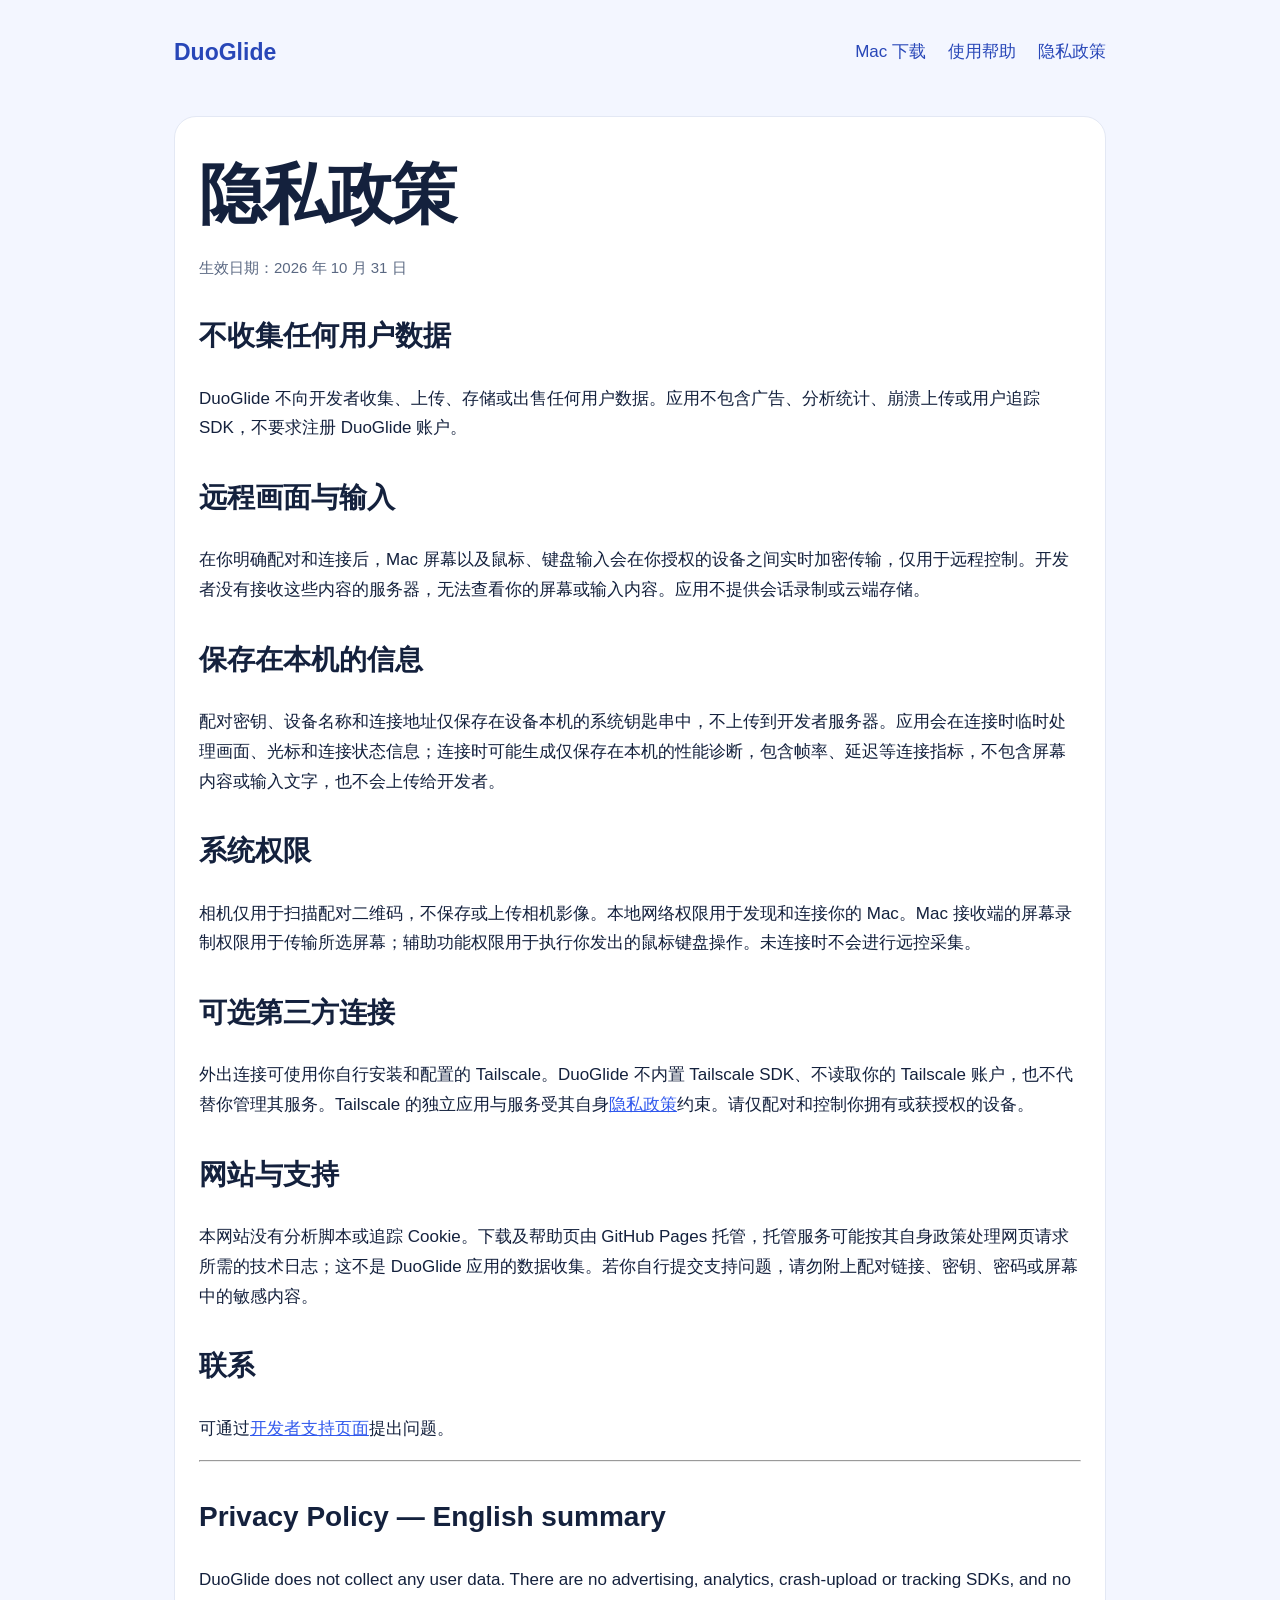
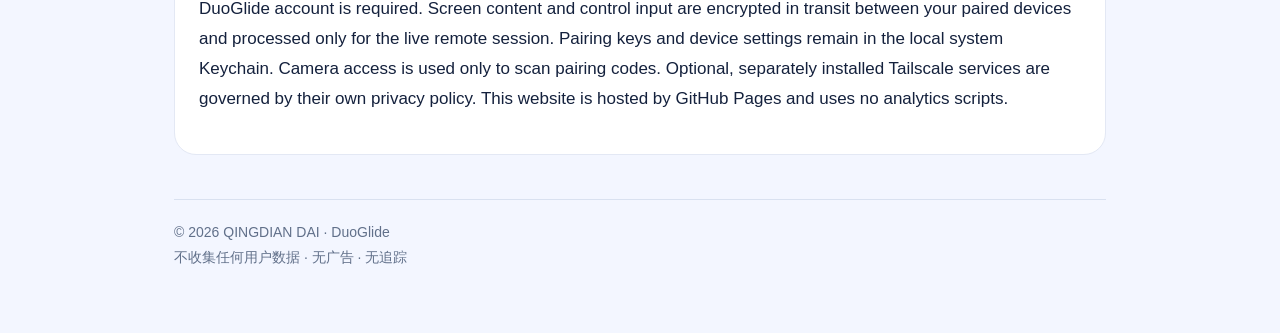
<file: duoglide-privacy.html>
<!doctype html><html lang="zh-CN"><meta charset="utf-8"><meta name="viewport" content="width=device-width,initial-scale=1"><meta name="description" content="DuoGlide：在 iPhone、iPad 上安全控制自己的 Mac。Wi-Fi 直连，可配合 Tailscale 外出使用。不收集用户数据。"><title>隐私政策 · DuoGlide</title><link rel="icon" href="duoglide-icon.jpg"><link rel="stylesheet" href="duoglide-style.css"><main><nav><strong><a href="duoglide.html">DuoGlide</a></strong><a href="duoglide.html#download">Mac 下载</a><a href="duoglide-support.html">使用帮助</a><a href="duoglide-privacy.html">隐私政策</a></nav><article class="panel"><h1>隐私政策</h1><p class="muted">生效日期：2026 年 10 月 31 日</p><h2>不收集任何用户数据</h2><p>DuoGlide 不向开发者收集、上传、存储或出售任何用户数据。应用不包含广告、分析统计、崩溃上传或用户追踪 SDK，不要求注册 DuoGlide 账户。</p><h2>远程画面与输入</h2><p>在你明确配对和连接后，Mac 屏幕以及鼠标、键盘输入会在你授权的设备之间实时加密传输，仅用于远程控制。开发者没有接收这些内容的服务器，无法查看你的屏幕或输入内容。应用不提供会话录制或云端存储。</p><h2>保存在本机的信息</h2><p>配对密钥、设备名称和连接地址仅保存在设备本机的系统钥匙串中，不上传到开发者服务器。应用会在连接时临时处理画面、光标和连接状态信息；连接时可能生成仅保存在本机的性能诊断，包含帧率、延迟等连接指标，不包含屏幕内容或输入文字，也不会上传给开发者。</p><h2>系统权限</h2><p>相机仅用于扫描配对二维码，不保存或上传相机影像。本地网络权限用于发现和连接你的 Mac。Mac 接收端的屏幕录制权限用于传输所选屏幕；辅助功能权限用于执行你发出的鼠标键盘操作。未连接时不会进行远控采集。</p><h2>可选第三方连接</h2><p>外出连接可使用你自行安装和配置的 Tailscale。DuoGlide 不内置 Tailscale SDK、不读取你的 Tailscale 账户，也不代替你管理其服务。Tailscale 的独立应用与服务受其自身<a href="https://tailscale.com/privacy-policy/">隐私政策</a>约束。请仅配对和控制你拥有或获授权的设备。</p><h2>网站与支持</h2><p>本网站没有分析脚本或追踪 Cookie。下载及帮助页由 GitHub Pages 托管，托管服务可能按其自身政策处理网页请求所需的技术日志；这不是 DuoGlide 应用的数据收集。若你自行提交支持问题，请勿附上配对链接、密钥、密码或屏幕中的敏感内容。</p><h2>联系</h2><p>可通过<a href="https://github.com/DanielDaiQ/DanielDaiQ.github.io/issues">开发者支持页面</a>提出问题。</p><hr><h2>Privacy Policy — English summary</h2><p>DuoGlide does not collect any user data. There are no advertising, analytics, crash-upload or tracking SDKs, and no DuoGlide account is required. Screen content and control input are encrypted in transit between your paired devices and processed only for the live remote session. Pairing keys and device settings remain in the local system Keychain. Camera access is used only to scan pairing codes. Optional, separately installed Tailscale services are governed by their own privacy policy. This website is hosted by GitHub Pages and uses no analytics scripts.</p></article><footer>© 2026 QINGDIAN DAI · DuoGlide<br>不收集任何用户数据 · 无广告 · 无追踪</footer></main></html>
</file>
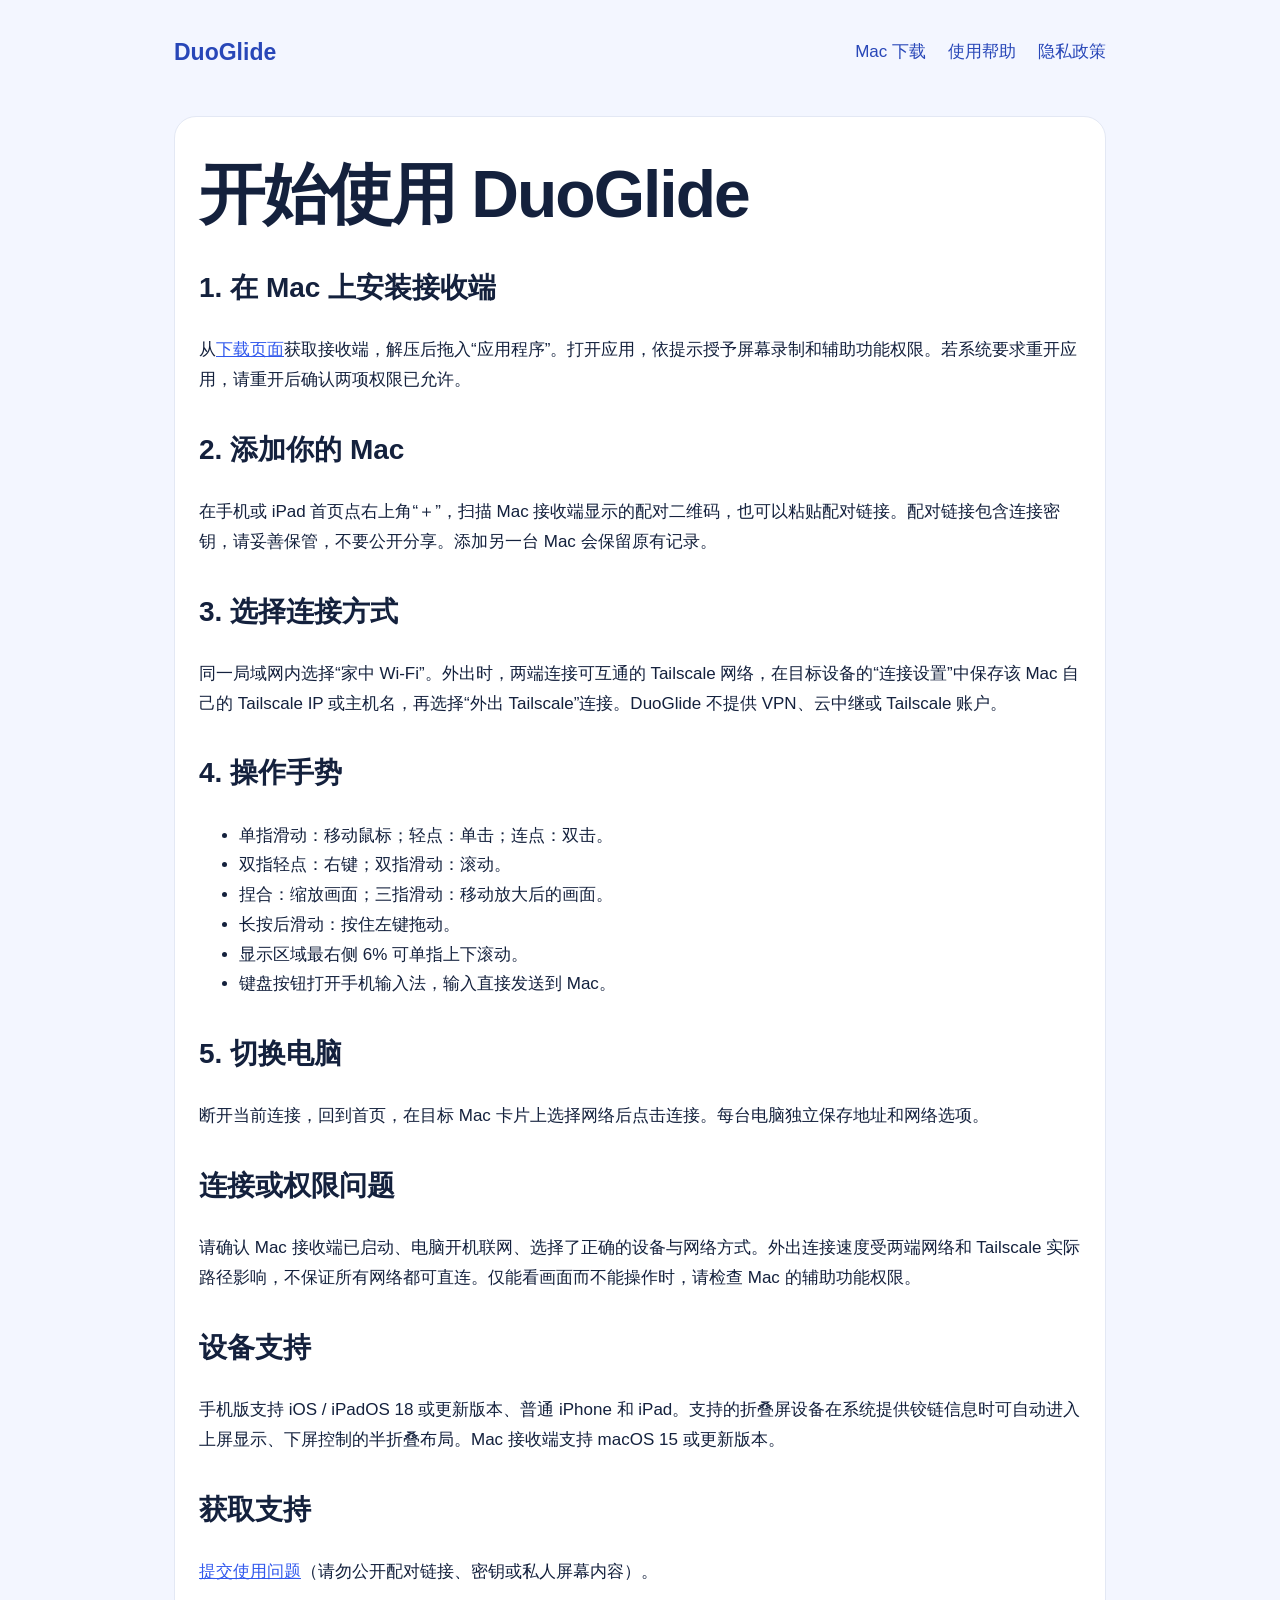
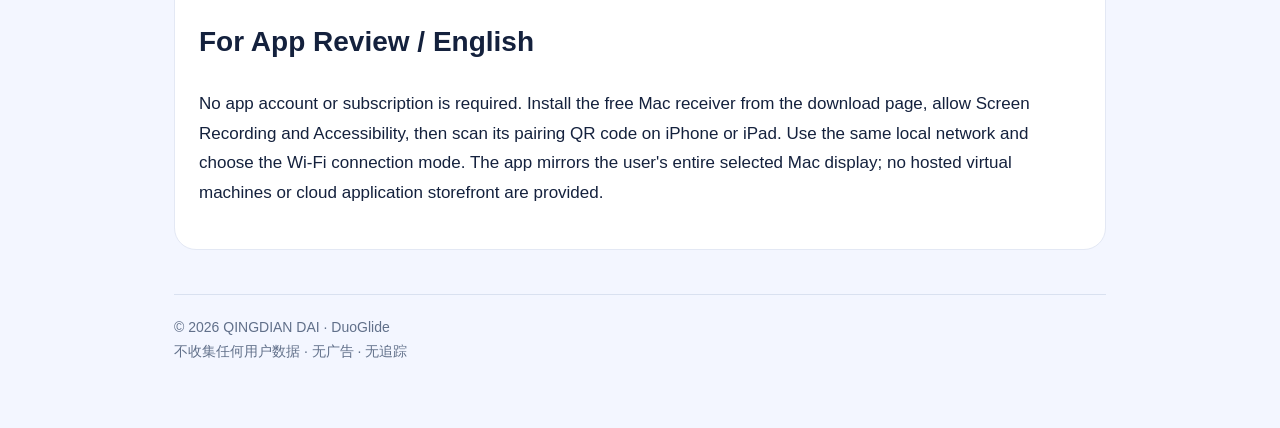
<file: duoglide-support.html>
<!doctype html><html lang="zh-CN"><meta charset="utf-8"><meta name="viewport" content="width=device-width,initial-scale=1"><meta name="description" content="DuoGlide：在 iPhone、iPad 上安全控制自己的 Mac。Wi-Fi 直连，可配合 Tailscale 外出使用。不收集用户数据。"><title>使用帮助 · DuoGlide</title><link rel="icon" href="duoglide-icon.jpg"><link rel="stylesheet" href="duoglide-style.css"><main><nav><strong><a href="duoglide.html">DuoGlide</a></strong><a href="duoglide.html#download">Mac 下载</a><a href="duoglide-support.html">使用帮助</a><a href="duoglide-privacy.html">隐私政策</a></nav><article class="panel"><h1>开始使用 DuoGlide</h1><h2>1. 在 Mac 上安装接收端</h2><p>从<a href="duoglide.html#download">下载页面</a>获取接收端，解压后拖入“应用程序”。打开应用，依提示授予屏幕录制和辅助功能权限。若系统要求重开应用，请重开后确认两项权限已允许。</p><h2>2. 添加你的 Mac</h2><p>在手机或 iPad 首页点右上角“＋”，扫描 Mac 接收端显示的配对二维码，也可以粘贴配对链接。配对链接包含连接密钥，请妥善保管，不要公开分享。添加另一台 Mac 会保留原有记录。</p><h2>3. 选择连接方式</h2><p>同一局域网内选择“家中 Wi-Fi”。外出时，两端连接可互通的 Tailscale 网络，在目标设备的“连接设置”中保存该 Mac 自己的 Tailscale IP 或主机名，再选择“外出 Tailscale”连接。DuoGlide 不提供 VPN、云中继或 Tailscale 账户。</p><h2>4. 操作手势</h2><ul><li>单指滑动：移动鼠标；轻点：单击；连点：双击。</li><li>双指轻点：右键；双指滑动：滚动。</li><li>捏合：缩放画面；三指滑动：移动放大后的画面。</li><li>长按后滑动：按住左键拖动。</li><li>显示区域最右侧 6% 可单指上下滚动。</li><li>键盘按钮打开手机输入法，输入直接发送到 Mac。</li></ul><h2>5. 切换电脑</h2><p>断开当前连接，回到首页，在目标 Mac 卡片上选择网络后点击连接。每台电脑独立保存地址和网络选项。</p><h2>连接或权限问题</h2><p>请确认 Mac 接收端已启动、电脑开机联网、选择了正确的设备与网络方式。外出连接速度受两端网络和 Tailscale 实际路径影响，不保证所有网络都可直连。仅能看画面而不能操作时，请检查 Mac 的辅助功能权限。</p><h2>设备支持</h2><p>手机版支持 iOS / iPadOS 18 或更新版本、普通 iPhone 和 iPad。支持的折叠屏设备在系统提供铰链信息时可自动进入上屏显示、下屏控制的半折叠布局。Mac 接收端支持 macOS 15 或更新版本。</p><h2>获取支持</h2><p><a href="https://github.com/DanielDaiQ/DanielDaiQ.github.io/issues">提交使用问题</a>（请勿公开配对链接、密钥或私人屏幕内容）。</p><h2>For App Review / English</h2><p>No app account or subscription is required. Install the free Mac receiver from the download page, allow Screen Recording and Accessibility, then scan its pairing QR code on iPhone or iPad. Use the same local network and choose the Wi-Fi connection mode. The app mirrors the user's entire selected Mac display; no hosted virtual machines or cloud application storefront are provided.</p></article><footer>© 2026 QINGDIAN DAI · DuoGlide<br>不收集任何用户数据 · 无广告 · 无追踪</footer></main></html>
</file>
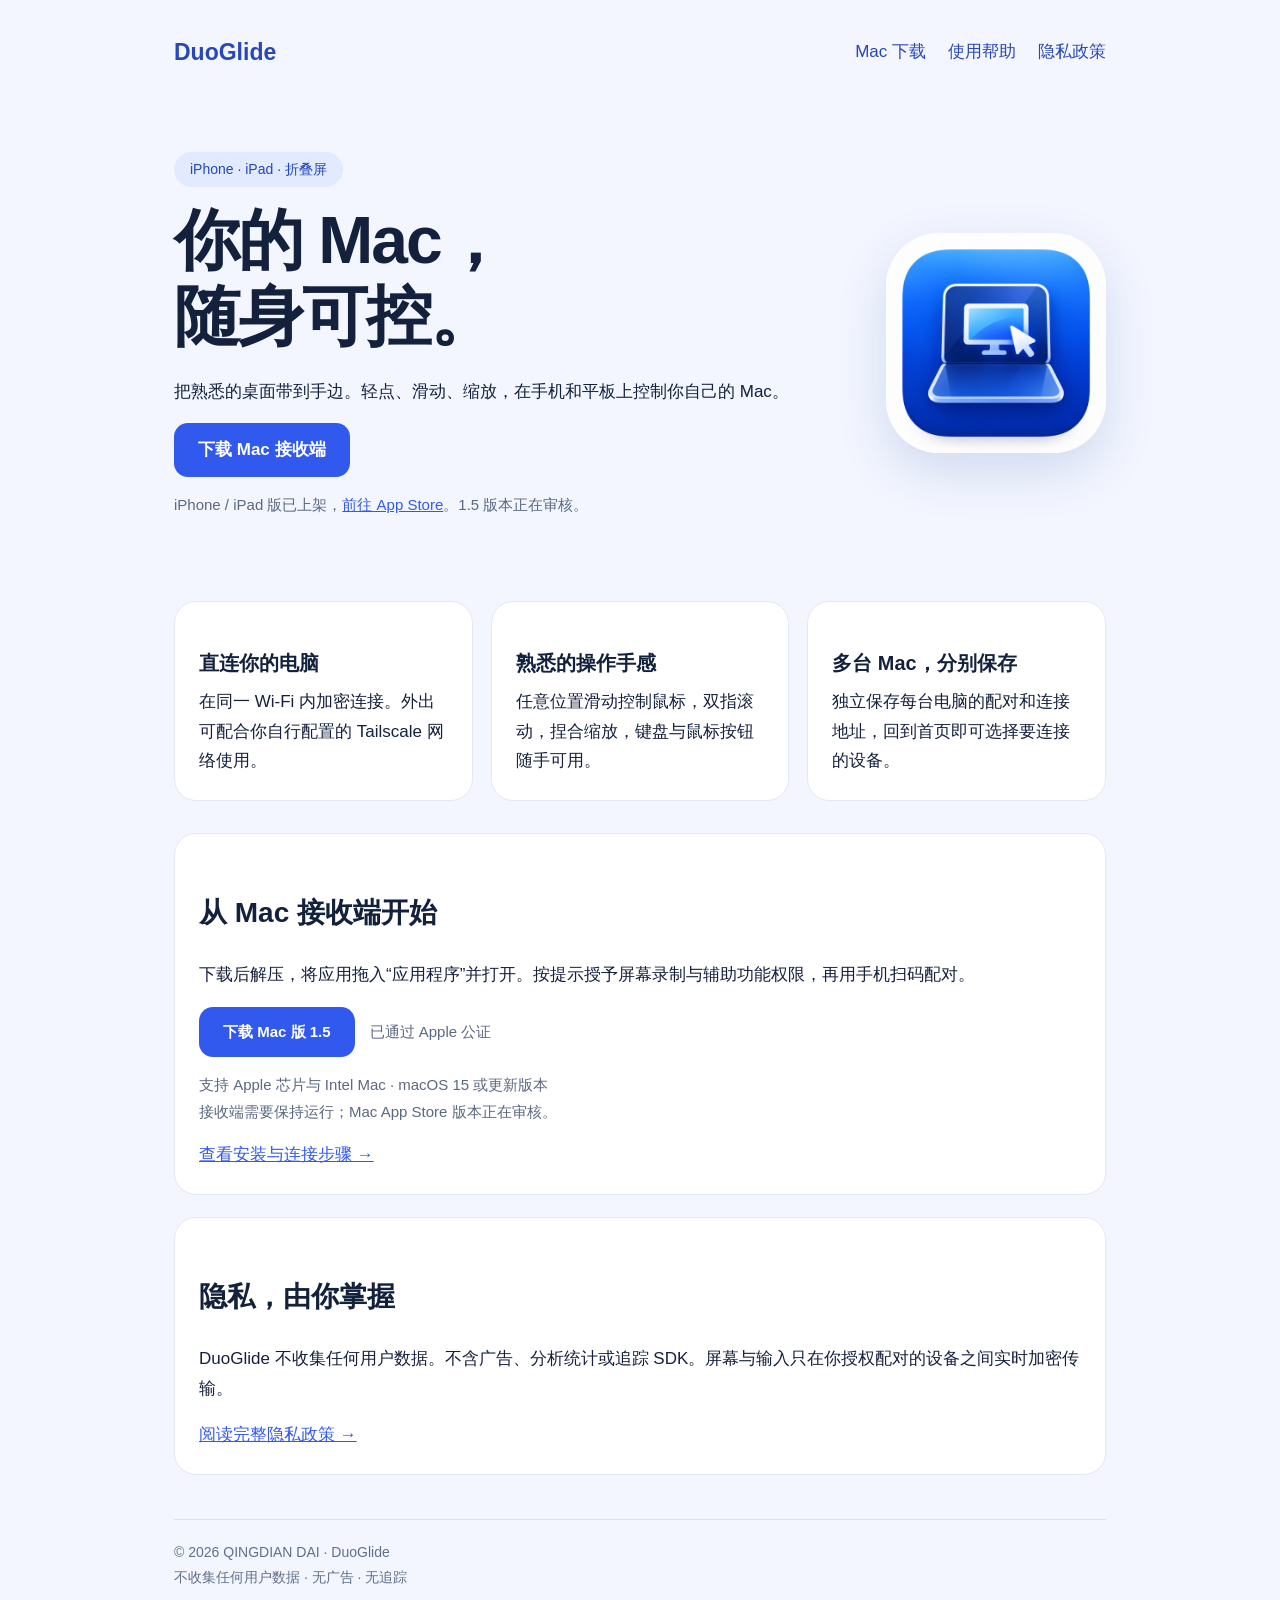
<file: duoglide.html>
<!doctype html><html lang="zh-CN"><meta charset="utf-8"><meta name="viewport" content="width=device-width,initial-scale=1"><meta name="description" content="DuoGlide：在 iPhone、iPad 上安全控制自己的 Mac。Wi-Fi 直连，可配合 Tailscale 外出使用。不收集用户数据。"><title>你的 Mac，随身可控 · DuoGlide</title><link rel="icon" href="duoglide-icon.jpg"><link rel="stylesheet" href="duoglide-style.css"><main><nav><strong><a href="duoglide.html">DuoGlide</a></strong><a href="duoglide.html#download">Mac 下载</a><a href="duoglide-support.html">使用帮助</a><a href="duoglide-privacy.html">隐私政策</a></nav><section class="hero"><div><span class="pill">iPhone · iPad · 折叠屏</span><h1>你的 Mac，<br>随身可控。</h1><p>把熟悉的桌面带到手边。轻点、滑动、缩放，在手机和平板上控制你自己的 Mac。</p><a class="button" href="#download">下载 Mac 接收端</a><p class="muted">iPhone / iPad 版已上架，<a href="https://apps.apple.com/app/id6829132542">前往 App Store</a>。1.5 版本正在审核。</p></div><img class="icon" src="duoglide-icon.jpg" alt="DuoGlide 图标"></section><section class="cards"><article class="card"><h3>直连你的电脑</h3>在同一 Wi-Fi 内加密连接。外出可配合你自行配置的 Tailscale 网络使用。</article><article class="card"><h3>熟悉的操作手感</h3>任意位置滑动控制鼠标，双指滚动，捏合缩放，键盘与鼠标按钮随手可用。</article><article class="card"><h3>多台 Mac，分别保存</h3>独立保存每台电脑的配对和连接地址，回到首页即可选择要连接的设备。</article></section><section class="panel" id="download"><h2>从 Mac 接收端开始</h2><p>下载后解压，将应用拖入“应用程序”并打开。按提示授予屏幕录制与辅助功能权限，再用手机扫码配对。</p><p class="muted"><a class="button" href="DuoGlide-Mac-1.5.zip" download>下载 Mac 版 1.5</a>　已通过 Apple 公证</p><p class="muted">支持 Apple 芯片与 Intel Mac · macOS 15 或更新版本<br>接收端需要保持运行；Mac App Store 版本正在审核。</p><a href="duoglide-support.html">查看安装与连接步骤 →</a></section><section class="panel"><h2>隐私，由你掌握</h2><p>DuoGlide 不收集任何用户数据。不含广告、分析统计或追踪 SDK。屏幕与输入只在你授权配对的设备之间实时加密传输。</p><a href="duoglide-privacy.html">阅读完整隐私政策 →</a></section><footer>© 2026 QINGDIAN DAI · DuoGlide<br>不收集任何用户数据 · 无广告 · 无追踪</footer></main></html>
</file>
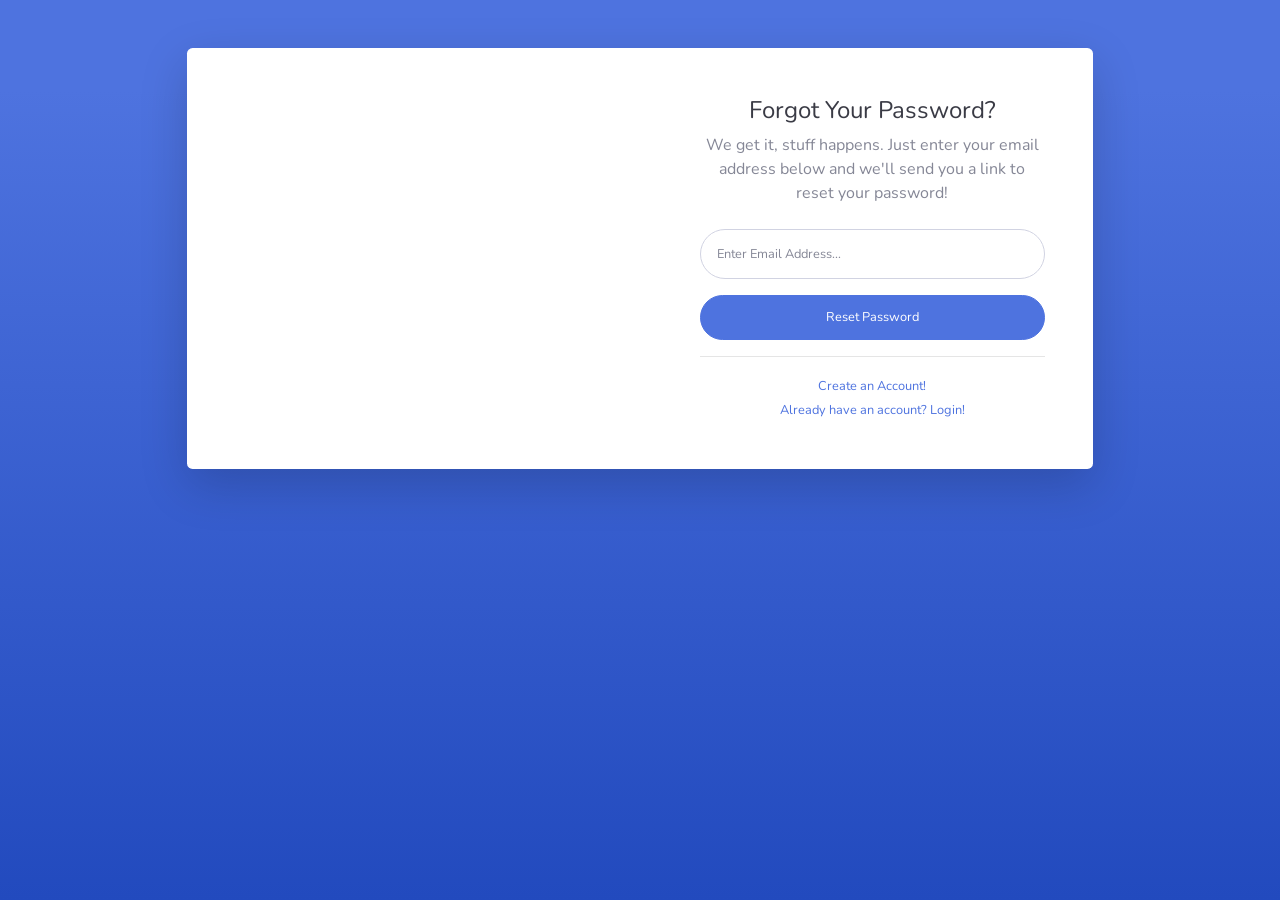
<file: forgot-password.html>
<!DOCTYPE html>
<html lang="en">

<head>

  <meta charset="utf-8">
  <meta http-equiv="X-UA-Compatible" content="IE=edge">
  <meta name="viewport" content="width=device-width, initial-scale=1, shrink-to-fit=no">
  <meta name="description" content="">
  <meta name="author" content="">

  <title>SB Admin 2 - Forgot Password</title>

  <!-- Custom fonts for this template-->
  <link href="vendor/fontawesome-free/css/all.min.css" rel="stylesheet" type="text/css">
  <link href="https://fonts.googleapis.com/css?family=Nunito:200,200i,300,300i,400,400i,600,600i,700,700i,800,800i,900,900i" rel="stylesheet">

  <!-- Custom styles for this template-->
  <link href="css/sb-admin-2.min.css" rel="stylesheet">

</head>

<body class="bg-gradient-primary">

  <div class="container">

    <!-- Outer Row -->
    <div class="row justify-content-center">

      <div class="col-xl-10 col-lg-12 col-md-9">

        <div class="card o-hidden border-0 shadow-lg my-5">
          <div class="card-body p-0">
            <!-- Nested Row within Card Body -->
            <div class="row">
              <div class="col-lg-6 d-none d-lg-block bg-password-image"></div>
              <div class="col-lg-6">
                <div class="p-5">
                  <div class="text-center">
                    <h1 class="h4 text-gray-900 mb-2">Forgot Your Password?</h1>
                    <p class="mb-4">We get it, stuff happens. Just enter your email address below and we'll send you a link to reset your password!</p>
                  </div>
                  <form class="user">
                    <div class="form-group">
                      <input type="email" class="form-control form-control-user" id="exampleInputEmail" aria-describedby="emailHelp" placeholder="Enter Email Address...">
                    </div>
                    <a href="login.html" class="btn btn-primary btn-user btn-block">
                      Reset Password
                    </a>
                  </form>
                  <hr>
                  <div class="text-center">
                    <a class="small" href="register.html">Create an Account!</a>
                  </div>
                  <div class="text-center">
                    <a class="small" href="login.html">Already have an account? Login!</a>
                  </div>
                </div>
              </div>
            </div>
          </div>
        </div>

      </div>

    </div>

  </div>

  <!-- Bootstrap core JavaScript-->
  <script src="vendor/jquery/jquery.min.js"></script>
  <script src="vendor/bootstrap/js/bootstrap.bundle.min.js"></script>

  <!-- Core plugin JavaScript-->
  <script src="vendor/jquery-easing/jquery.easing.min.js"></script>

  <!-- Custom scripts for all pages-->
  <script src="js/sb-admin-2.min.js"></script>

</body>

</html>
</file>
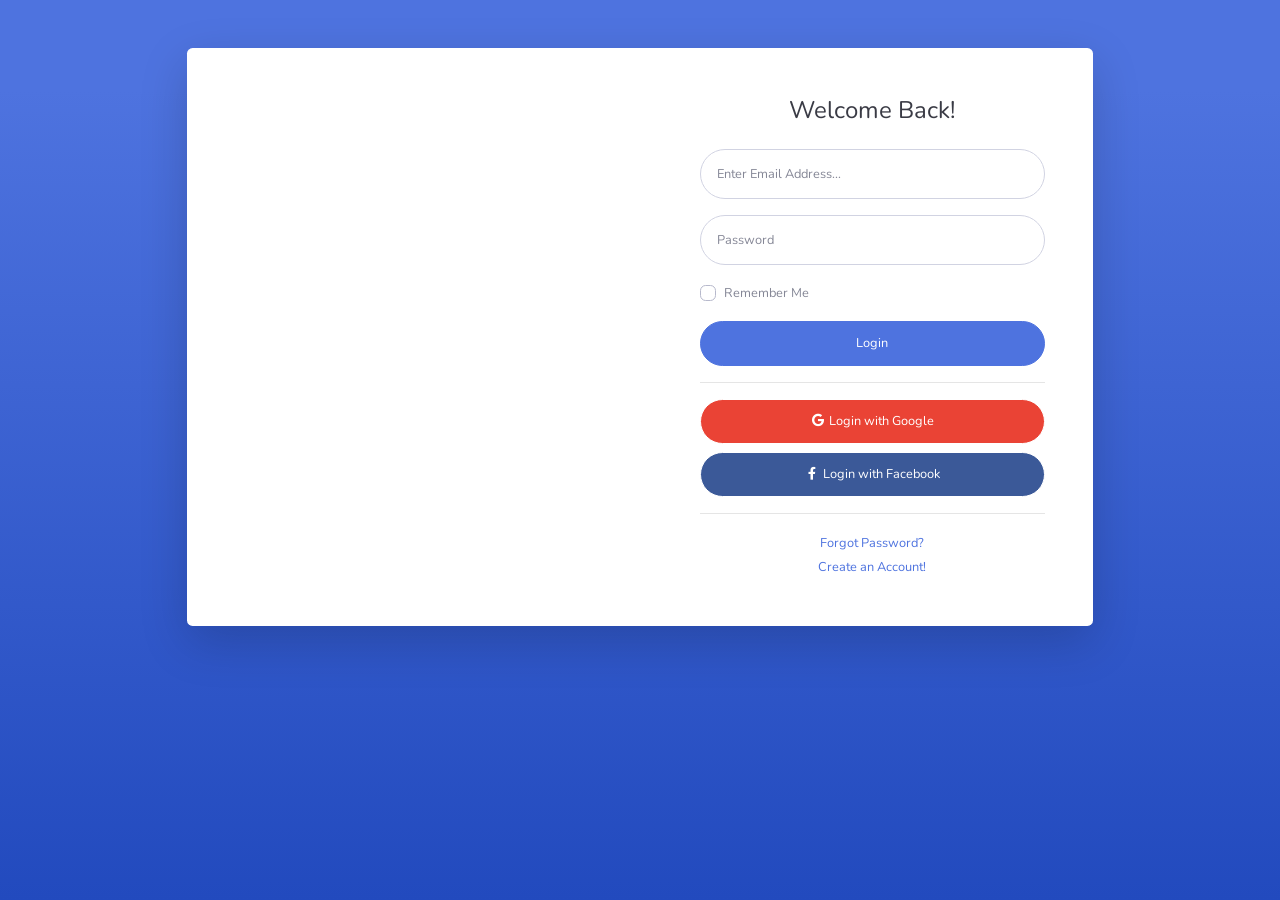
<file: login.html>
<!DOCTYPE html>
<html lang="en">

<head>

  <meta charset="utf-8">
  <meta http-equiv="X-UA-Compatible" content="IE=edge">
  <meta name="viewport" content="width=device-width, initial-scale=1, shrink-to-fit=no">
  <meta name="description" content="">
  <meta name="author" content="">

  <title>SB Admin 2 - Login</title>

  <!-- Custom fonts for this template-->
  <link href="vendor/fontawesome-free/css/all.min.css" rel="stylesheet" type="text/css">
  <link href="https://fonts.googleapis.com/css?family=Nunito:200,200i,300,300i,400,400i,600,600i,700,700i,800,800i,900,900i" rel="stylesheet">

  <!-- Custom styles for this template-->
  <link href="css/sb-admin-2.min.css" rel="stylesheet">

</head>

<body class="bg-gradient-primary">

  <div class="container">

    <!-- Outer Row -->
    <div class="row justify-content-center">

      <div class="col-xl-10 col-lg-12 col-md-9">

        <div class="card o-hidden border-0 shadow-lg my-5">
          <div class="card-body p-0">
            <!-- Nested Row within Card Body -->
            <div class="row">
              <div class="col-lg-6 d-none d-lg-block bg-login-image"></div>
              <div class="col-lg-6">
                <div class="p-5">
                  <div class="text-center">
                    <h1 class="h4 text-gray-900 mb-4">Welcome Back!</h1>
                  </div>
                  <form class="user">
                    <div class="form-group">
                      <input type="email" class="form-control form-control-user" id="exampleInputEmail" aria-describedby="emailHelp" placeholder="Enter Email Address...">
                    </div>
                    <div class="form-group">
                      <input type="password" class="form-control form-control-user" id="exampleInputPassword" placeholder="Password">
                    </div>
                    <div class="form-group">
                      <div class="custom-control custom-checkbox small">
                        <input type="checkbox" class="custom-control-input" id="customCheck">
                        <label class="custom-control-label" for="customCheck">Remember Me</label>
                      </div>
                    </div>
                    <a href="index.html" class="btn btn-primary btn-user btn-block">
                      Login
                    </a>
                    <hr>
                    <a href="index.html" class="btn btn-google btn-user btn-block">
                      <i class="fab fa-google fa-fw"></i> Login with Google
                    </a>
                    <a href="index.html" class="btn btn-facebook btn-user btn-block">
                      <i class="fab fa-facebook-f fa-fw"></i> Login with Facebook
                    </a>
                  </form>
                  <hr>
                  <div class="text-center">
                    <a class="small" href="forgot-password.html">Forgot Password?</a>
                  </div>
                  <div class="text-center">
                    <a class="small" href="register.html">Create an Account!</a>
                  </div>
                </div>
              </div>
            </div>
          </div>
        </div>

      </div>

    </div>

  </div>

  <!-- Bootstrap core JavaScript-->
  <script src="vendor/jquery/jquery.min.js"></script>
  <script src="vendor/bootstrap/js/bootstrap.bundle.min.js"></script>

  <!-- Core plugin JavaScript-->
  <script src="vendor/jquery-easing/jquery.easing.min.js"></script>

  <!-- Custom scripts for all pages-->
  <script src="js/sb-admin-2.min.js"></script>

</body>

</html>
</file>
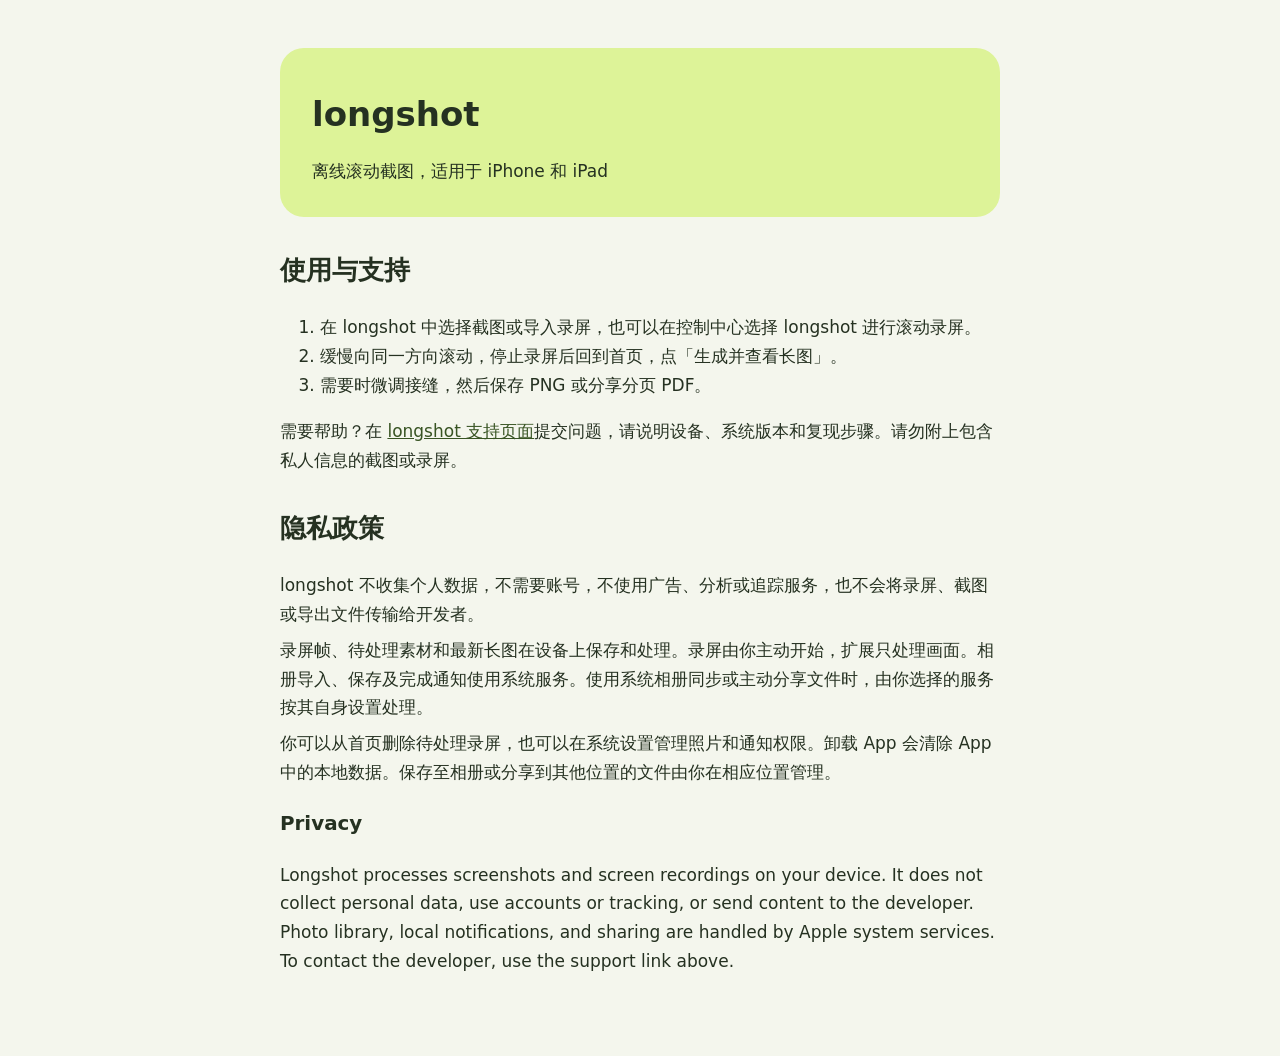
<file: longshot.html>
<!doctype html>
<html lang="zh-CN"><meta charset="utf-8"><meta name="viewport" content="width=device-width,initial-scale=1">
<title>longshot · 支持与隐私</title>
<style>body{background:#f4f6ed;color:#253121;font:17px/1.7 system-ui,sans-serif;margin:0}main{max-width:720px;padding:3rem 1.25rem;margin:auto}header{background:#ddf398;padding:1.5rem 2rem;border-radius:1.5rem}h1,p{margin:.4em 0}section{margin:2rem 0}a{color:#385423}</style>
<main><header><h1>longshot</h1><p>离线滚动截图，适用于 iPhone 和 iPad</p></header>
<section id="support"><h2>使用与支持</h2><ol><li>在 longshot 中选择截图或导入录屏，也可以在控制中心选择 longshot 进行滚动录屏。</li><li>缓慢向同一方向滚动，停止录屏后回到首页，点「生成并查看长图」。</li><li>需要时微调接缝，然后保存 PNG 或分享分页 PDF。</li></ol>
<p>需要帮助？在 <a href="https://github.com/DanielDaiQ/DanielDaiQ.github.io/issues/new">longshot 支持页面</a>提交问题，请说明设备、系统版本和复现步骤。请勿附上包含私人信息的截图或录屏。</p></section>
<section id="privacy"><h2>隐私政策</h2><p>longshot 不收集个人数据，不需要账号，不使用广告、分析或追踪服务，也不会将录屏、截图或导出文件传输给开发者。</p><p>录屏帧、待处理素材和最新长图在设备上保存和处理。录屏由你主动开始，扩展只处理画面。相册导入、保存及完成通知使用系统服务。使用系统相册同步或主动分享文件时，由你选择的服务按其自身设置处理。</p><p>你可以从首页删除待处理录屏，也可以在系统设置管理照片和通知权限。卸载 App 会清除 App 中的本地数据。保存至相册或分享到其他位置的文件由你在相应位置管理。</p>
<h3>Privacy</h3><p>Longshot processes screenshots and screen recordings on your device. It does not collect personal data, use accounts or tracking, or send content to the developer. Photo library, local notifications, and sharing are handled by Apple system services. To contact the developer, use the support link above.</p></section>
</main></html>
</file>
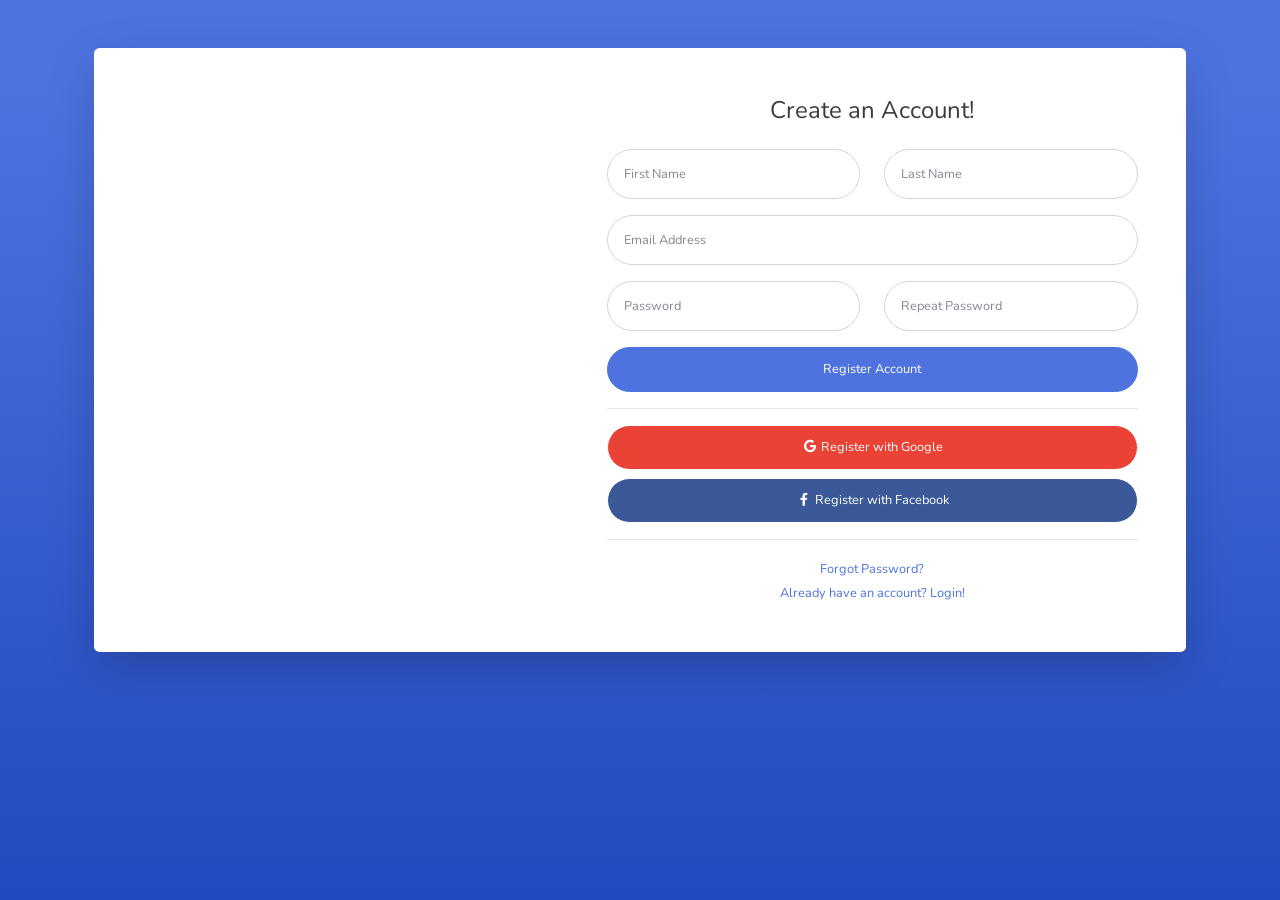
<file: register.html>
<!DOCTYPE html>
<html lang="en">

<head>

  <meta charset="utf-8">
  <meta http-equiv="X-UA-Compatible" content="IE=edge">
  <meta name="viewport" content="width=device-width, initial-scale=1, shrink-to-fit=no">
  <meta name="description" content="">
  <meta name="author" content="">

  <title>SB Admin 2 - Register</title>

  <!-- Custom fonts for this template-->
  <link href="vendor/fontawesome-free/css/all.min.css" rel="stylesheet" type="text/css">
  <link href="https://fonts.googleapis.com/css?family=Nunito:200,200i,300,300i,400,400i,600,600i,700,700i,800,800i,900,900i" rel="stylesheet">

  <!-- Custom styles for this template-->
  <link href="css/sb-admin-2.min.css" rel="stylesheet">

</head>

<body class="bg-gradient-primary">

  <div class="container">

    <div class="card o-hidden border-0 shadow-lg my-5">
      <div class="card-body p-0">
        <!-- Nested Row within Card Body -->
        <div class="row">
          <div class="col-lg-5 d-none d-lg-block bg-register-image"></div>
          <div class="col-lg-7">
            <div class="p-5">
              <div class="text-center">
                <h1 class="h4 text-gray-900 mb-4">Create an Account!</h1>
              </div>
              <form class="user">
                <div class="form-group row">
                  <div class="col-sm-6 mb-3 mb-sm-0">
                    <input type="text" class="form-control form-control-user" id="exampleFirstName" placeholder="First Name">
                  </div>
                  <div class="col-sm-6">
                    <input type="text" class="form-control form-control-user" id="exampleLastName" placeholder="Last Name">
                  </div>
                </div>
                <div class="form-group">
                  <input type="email" class="form-control form-control-user" id="exampleInputEmail" placeholder="Email Address">
                </div>
                <div class="form-group row">
                  <div class="col-sm-6 mb-3 mb-sm-0">
                    <input type="password" class="form-control form-control-user" id="exampleInputPassword" placeholder="Password">
                  </div>
                  <div class="col-sm-6">
                    <input type="password" class="form-control form-control-user" id="exampleRepeatPassword" placeholder="Repeat Password">
                  </div>
                </div>
                <a href="login.html" class="btn btn-primary btn-user btn-block">
                  Register Account
                </a>
                <hr>
                <a href="index.html" class="btn btn-google btn-user btn-block">
                  <i class="fab fa-google fa-fw"></i> Register with Google
                </a>
                <a href="index.html" class="btn btn-facebook btn-user btn-block">
                  <i class="fab fa-facebook-f fa-fw"></i> Register with Facebook
                </a>
              </form>
              <hr>
              <div class="text-center">
                <a class="small" href="forgot-password.html">Forgot Password?</a>
              </div>
              <div class="text-center">
                <a class="small" href="login.html">Already have an account? Login!</a>
              </div>
            </div>
          </div>
        </div>
      </div>
    </div>

  </div>

  <!-- Bootstrap core JavaScript-->
  <script src="vendor/jquery/jquery.min.js"></script>
  <script src="vendor/bootstrap/js/bootstrap.bundle.min.js"></script>

  <!-- Core plugin JavaScript-->
  <script src="vendor/jquery-easing/jquery.easing.min.js"></script>

  <!-- Custom scripts for all pages-->
  <script src="js/sb-admin-2.min.js"></script>

</body>

</html>
</file>
<file: duoglide-style.css>
*{box-sizing:border-box}body{margin:0;background:#f3f6ff;color:#14213d;font:17px/1.75 -apple-system,BlinkMacSystemFont,"Segoe UI",sans-serif}main{max-width:980px;margin:auto;padding:32px 24px 64px}nav{display:flex;gap:22px;align-items:center;flex-wrap:wrap;margin-bottom:44px}nav a{color:#2847b8;text-decoration:none}nav strong{margin-right:auto;font-size:23px}.hero{display:grid;grid-template-columns:1fr 220px;gap:40px;align-items:center;padding:36px 0}h1{font-size:clamp(40px,6vw,66px);line-height:1.15;letter-spacing:-2px;margin:16px 0 22px}h2{font-size:28px;margin-top:30px}h3{margin-bottom:6px}.icon{width:100%;border-radius:24%;box-shadow:0 18px 50px #163d9726}.pill{display:inline-block;border-radius:30px;background:#e2eaff;color:#2348b8;padding:5px 16px;font-size:14px}.button{display:inline-block;background:#3159ed;color:white;padding:12px 24px;border-radius:14px;text-decoration:none;font-weight:600}.muted{color:#5a6882;font-size:15px}.cards{display:grid;grid-template-columns:repeat(3,1fr);gap:18px;margin:32px 0}.card,.panel{background:white;border:1px solid #e3e8f4;border-radius:22px;padding:24px}.panel{margin:22px 0}a{color:#3159ed}footer{border-top:1px solid #d9e1f0;margin-top:44px;padding-top:20px;color:#61708a;font-size:14px}code{background:#edf2ff;padding:3px 6px;border-radius:5px}@media(max-width:640px){.hero{grid-template-columns:1fr}.hero .icon{width:160px;grid-row:1}.cards{grid-template-columns:1fr}nav{gap:14px}.panel{padding:20px}}
</file>
